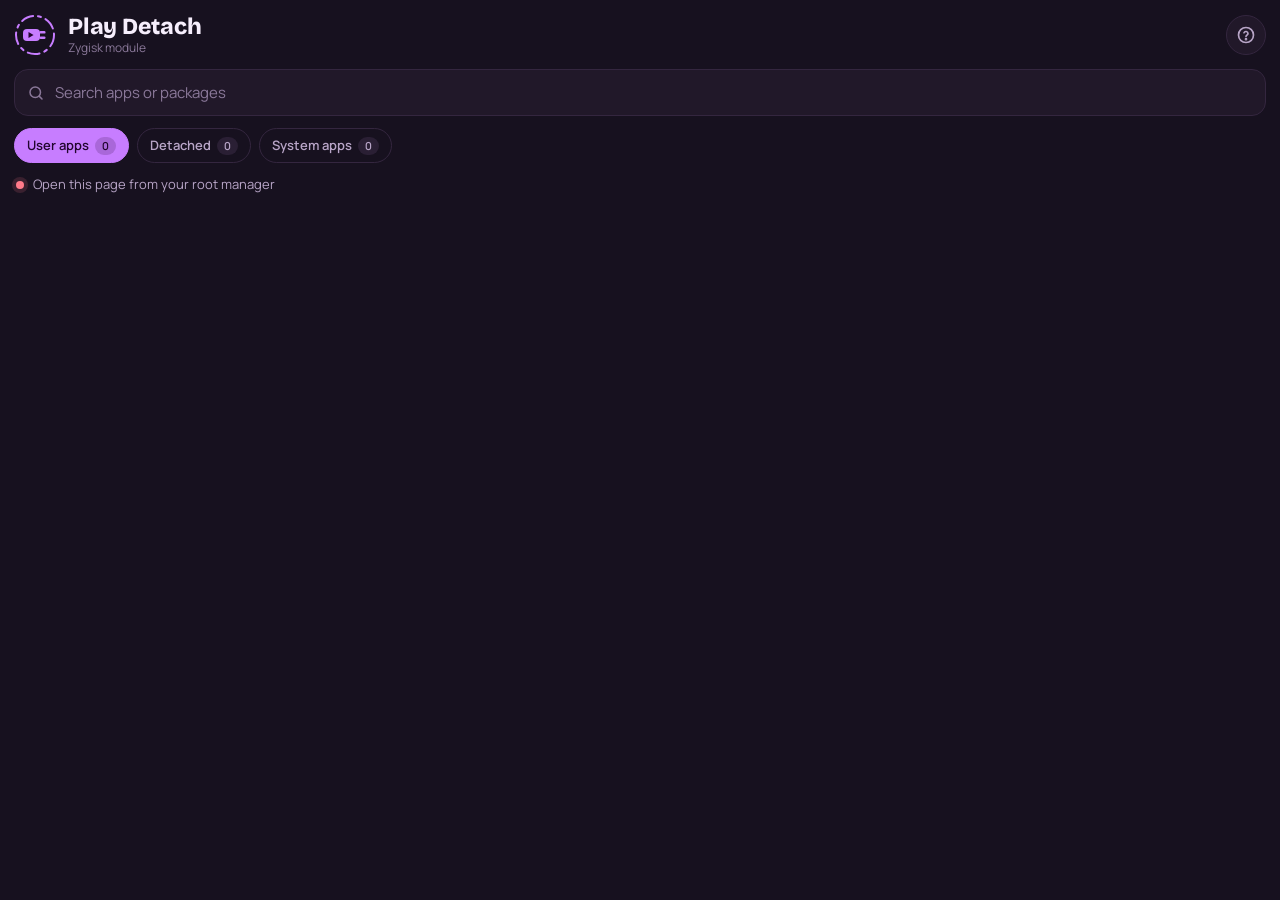
<file: module/webroot/index.html>
<!DOCTYPE html>
<html lang="en">
<head>
  <meta charset="UTF-8">
  <meta name="viewport" content="width=device-width, initial-scale=1.0">
  <title>Play Detach</title>
  <link rel="stylesheet" href="style.css">
  <script type="module" src="app.js"></script>
</head>
<body>
  <header class="top">
    <div class="appbar">
      <svg class="logo" viewBox="0 0 42 42" aria-hidden="true">
        <g class="ring">
          <circle cx="21" cy="21" r="19" fill="none" stroke="#c77dff" stroke-width="2" stroke-dasharray="12 5 3 5" stroke-linecap="round"/>
        </g>
        <rect x="9" y="15" width="17" height="12" rx="4" fill="#c77dff"/>
        <rect x="25.5" y="17" width="6" height="2.6" rx="1.2" fill="#c77dff"/>
        <rect x="25.5" y="22.4" width="6" height="2.6" rx="1.2" fill="#c77dff"/>
        <polygon points="14.5,18 14.5,24 19.6,21" fill="#22062f"/>
      </svg>

      <div class="title">
        <h1 id="title">Play Detach</h1>
        <div class="sub" id="version">Zygisk module</div>
      </div>

      <a class="icon-btn" id="help-btn" href="help.html" aria-label="Help">
        <svg viewBox="0 0 24 24" fill="none" stroke="currentColor" stroke-width="2" stroke-linecap="round" stroke-linejoin="round" aria-hidden="true">
          <circle cx="12" cy="12" r="9"/>
          <path d="M9.6 9.3a2.5 2.5 0 0 1 4.8.9c0 1.7-2.4 2.2-2.4 3.6"/>
          <circle cx="12" cy="17" r="0.6" fill="currentColor"/>
        </svg>
      </a>
    </div>

    <label class="search">
      <svg viewBox="0 0 24 24" fill="none" stroke="currentColor" stroke-width="2" stroke-linecap="round" aria-hidden="true">
        <circle cx="11" cy="11" r="7"/>
        <path d="m20 20-3.5-3.5"/>
      </svg>

      <input
        id="search"
        type="search"
        placeholder="Search apps or packages"
        autocomplete="off"
        spellcheck="false"
        aria-label="Search apps">

      <button
        class="clear"
        id="clear"
        type="button"
        aria-label="Clear search"
        hidden>

        <svg viewBox="0 0 24 24"
             width="18"
             height="18"
             fill="none"
             stroke="currentColor"
             stroke-width="2"
             stroke-linecap="round"
             aria-hidden="true">
          <path d="M6 6l12 12M18 6 6 18"/>
        </svg>
      </button>
    </label>

    <div class="tabs" role="tablist">
      <button class="tab" role="tab" data-tab="user" aria-selected="true">
        <span id="tab-user-text">User apps</span>
        <span class="n" id="n-user">0</span>
      </button>

      <button class="tab" role="tab" data-tab="detached" aria-selected="false">
        <span id="tab-detached-text">Detached</span>
        <span class="n" id="n-detached">0</span>
      </button>

      <button class="tab" role="tab" data-tab="system" aria-selected="false">
        <span id="tab-system-text">System apps</span>
        <span class="n" id="n-system">0</span>
      </button>
    </div>

    <div class="status" id="status" data-state="idle">
      <span class="dot"></span>
      <span class="text" id="status-text">Loading...</span>
    </div>
  </header>

  <main>
    <div class="list" id="list" aria-live="polite">
      <div class="skeleton"></div>
      <div class="skeleton"></div>
      <div class="skeleton"></div>
      <div class="skeleton"></div>
      <div class="skeleton"></div>
    </div>

    <div class="list-foot" id="foot" hidden>
      <button class="text-btn" id="backup" type="button">
        Back up list
      </button>

      <button class="text-btn" id="restore" type="button">
        Restore backup
      </button>

      <button class="text-btn" id="reattach-all" type="button">
        Re-attach all
      </button>
    </div>
  </main>

  <div class="toast" id="toast" role="status"></div>

  <div class="sheet-backdrop" id="picker" hidden>
    <div class="sheet picker"
         role="dialog"
         aria-modal="true"
         aria-labelledby="picker-title">

      <h2 id="picker-title">Save backup</h2>

      <div class="crumbs" id="picker-path"></div>

      <div class="picker-list" id="picker-list"></div>

      <div class="picker-save" id="picker-save">
        <label for="picker-name" id="picker-name-label">
          File name
        </label>

        <input
          id="picker-name"
          type="text"
          spellcheck="false"
          autocomplete="off"
          autocapitalize="off">

        <div class="picker-warn" id="picker-warn" hidden>
          A file with this name is already here and will be replaced.
        </div>
      </div>

      <div class="actions">
        <button class="btn ghost" id="picker-cancel" type="button">
          Cancel
        </button>

        <button class="btn primary" id="picker-ok" type="button">
          Save here
        </button>
      </div>
    </div>
  </div>

  <div class="sheet-backdrop" id="confirm" hidden>
    <div class="sheet"
         role="dialog"
         aria-modal="true"
         aria-labelledby="confirm-title">

      <h2 id="confirm-title">
        Re-attach all apps?
      </h2>

      <p id="confirm-text">
        The Play Store will see every detached app again and offer updates for them.
      </p>

      <div class="actions">
        <button class="btn ghost" id="confirm-no" type="button">
          Cancel
        </button>

        <button class="btn primary" id="confirm-yes" type="button">
          Re-attach all
        </button>
      </div>
    </div>
  </div>
</body>
</html>
</file>
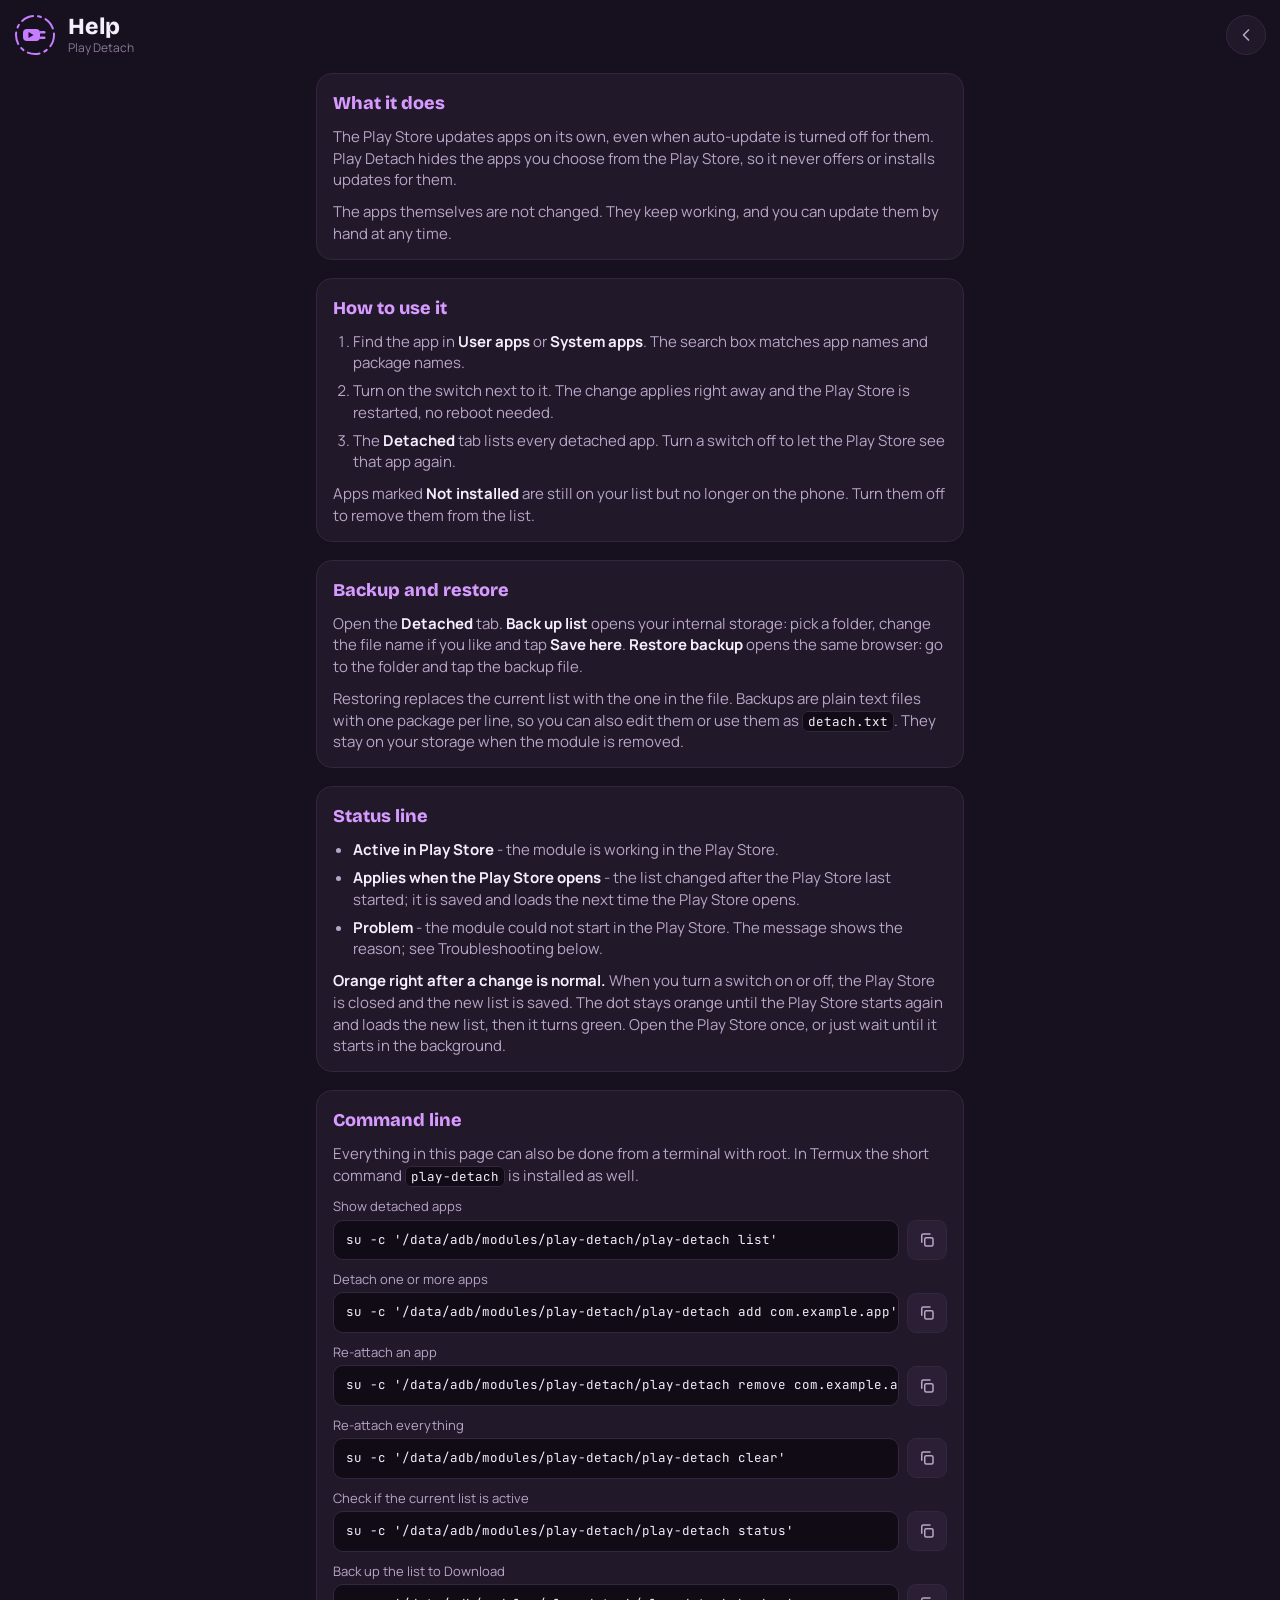
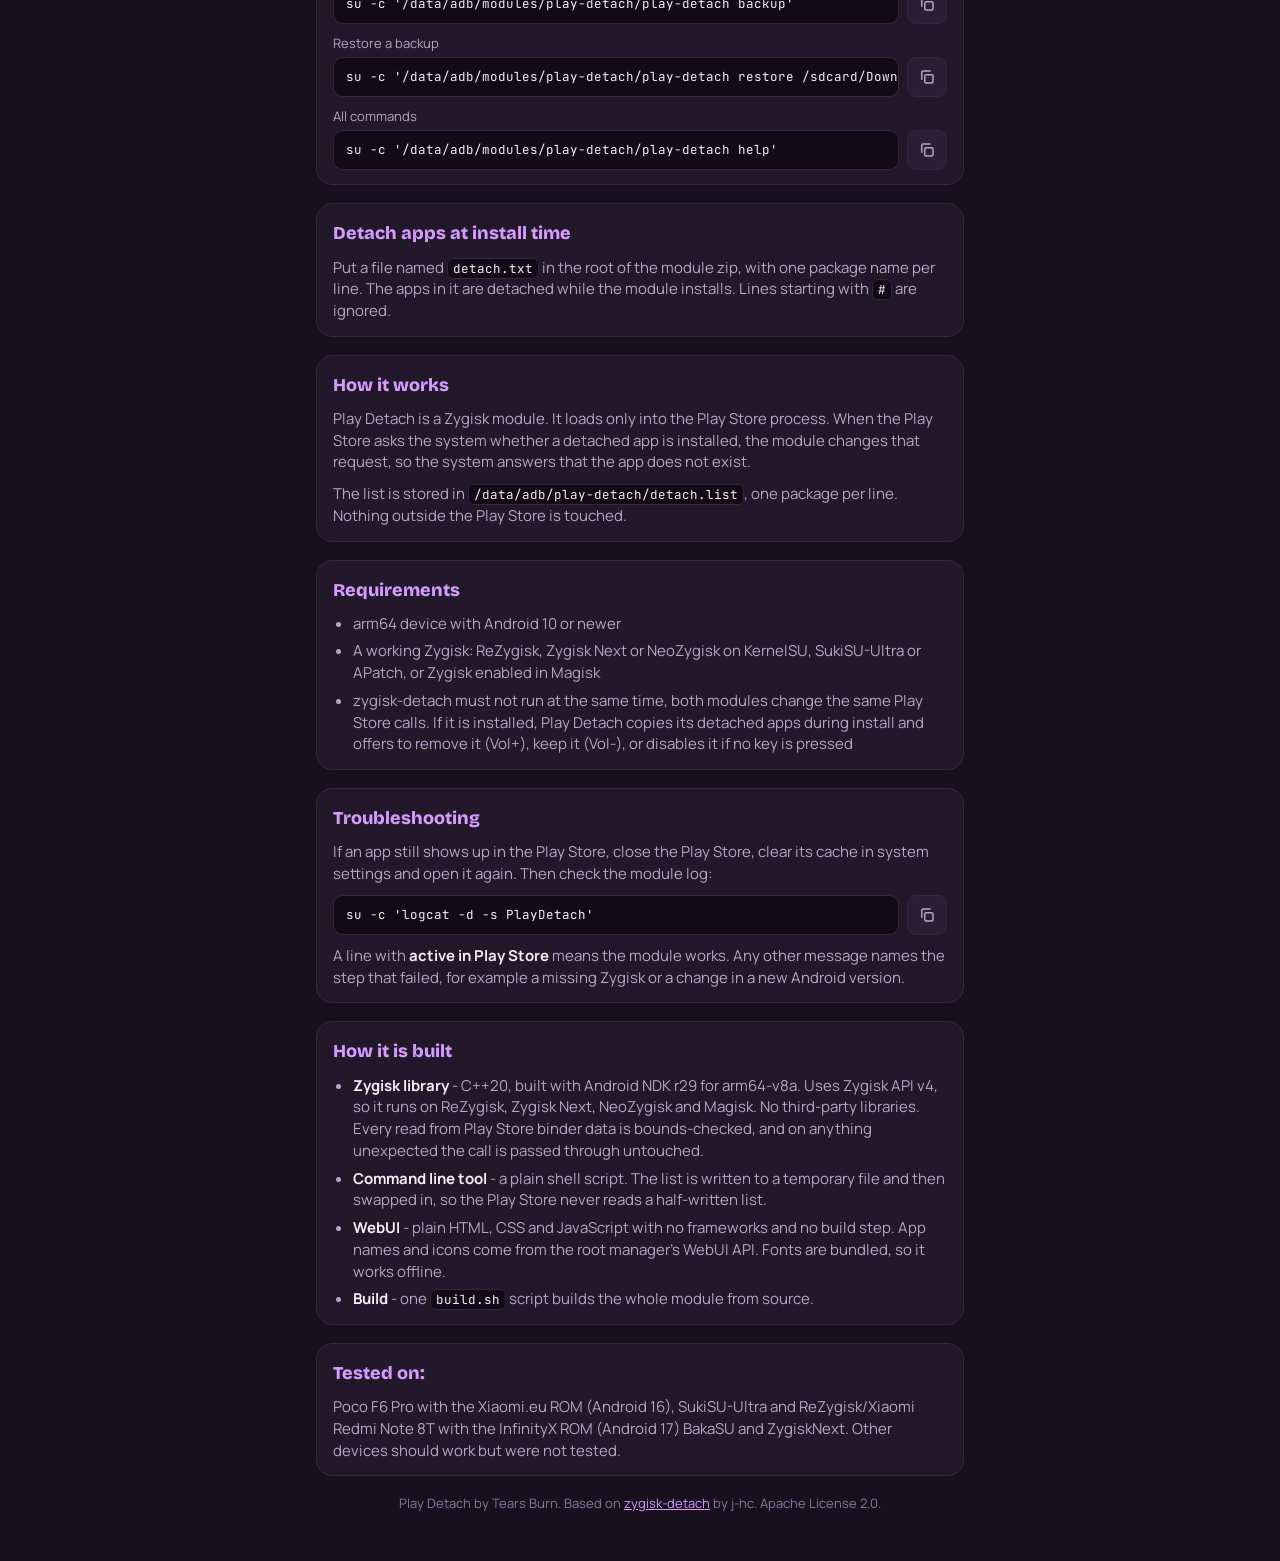
<file: module/webroot/help.html>
<!DOCTYPE html>
<html lang="en">
<head>
  <meta charset="UTF-8">
  <meta name="viewport" content="width=device-width, initial-scale=1.0">
  <title data-i18n="help_page_title">Play Detach - Help</title>
  <link rel="stylesheet" href="style.css">
</head>
<body>
  <header class="top">
    <div class="appbar">
      <svg class="logo" viewBox="0 0 42 42" aria-hidden="true">
        <g class="ring">
          <circle cx="21" cy="21" r="19" fill="none" stroke="#c77dff" stroke-width="2" stroke-dasharray="12 5 3 5" stroke-linecap="round"/>
        </g>
        <rect x="9" y="15" width="17" height="12" rx="4" fill="#c77dff"/>
        <rect x="25.5" y="17" width="6" height="2.6" rx="1.2" fill="#c77dff"/>
        <rect x="25.5" y="22.4" width="6" height="2.6" rx="1.2" fill="#c77dff"/>
        <polygon points="14.5,18 14.5,24 19.6,21" fill="#22062f"/>
      </svg>
      <div class="title">
        <h1 data-i18n="help_title">Help</h1>
        <div class="sub">Play Detach</div>
      </div>
      <a class="icon-btn" id="back" href="index.html" aria-label="Back to apps" data-i18n-aria="back_to_apps">
        <svg viewBox="0 0 24 24" fill="none" stroke="currentColor" stroke-width="2" stroke-linecap="round" stroke-linejoin="round" aria-hidden="true"><path d="M15 18l-6-6 6-6"/></svg>
      </a>
    </div>
  </header>

  <main class="help">
    <section>
      <h2 data-i18n="help_what_it_does_title">What it does</h2>
      <p data-i18n="help_what_it_does_p1">The Play Store updates apps on its own, even when auto-update is turned off for them. Play Detach hides the apps you choose from the Play Store, so it never offers or installs updates for them.</p>
      <p data-i18n="help_what_it_does_p2">The apps themselves are not changed. They keep working, and you can update them by hand at any time.</p>
    </section>

    <section>
      <h2 data-i18n="help_how_to_use_title">How to use it</h2>
      <ol>
        <li data-i18n="help_how_to_use_li1">Find the app in <strong>User apps</strong> or <strong>System apps</strong>. The search box matches app names and package names.</li>
        <li data-i18n="help_how_to_use_li2">Turn on the switch next to it. The change applies right away and the Play Store is restarted, no reboot needed.</li>
        <li data-i18n="help_how_to_use_li3">The <strong>Detached</strong> tab lists every detached app. Turn a switch off to let the Play Store see that app again.</li>
      </ol>
      <p data-i18n="help_how_to_use_p">Apps marked <strong>Not installed</strong> are still on your list but no longer on the phone. Turn them off to remove them from the list.</p>
    </section>

    <section>
      <h2 data-i18n="help_backup_title">Backup and restore</h2>
      <p data-i18n="help_backup_p1">Open the <strong>Detached</strong> tab. <strong>Back up list</strong> opens your internal storage: pick a folder, change the file name if you like and tap <strong>Save here</strong>. <strong>Restore backup</strong> opens the same browser: go to the folder and tap the backup file.</p>
      <p data-i18n="help_backup_p2">Restoring replaces the current list with the one in the file. Backups are plain text files with one package per line, so you can also edit them or use them as <code>detach.txt</code>. They stay on your storage when the module is removed.</p>
    </section>

    <section>
      <h2 data-i18n="help_status_line_title">Status line</h2>
      <ul>
        <li><strong data-i18n="help_status_active">Active in Play Store</strong> - <span data-i18n="help_status_active_desc">the module is working in the Play Store.</span></li>
        <li><strong data-i18n="help_status_applies">Applies when the Play Store opens</strong> - <span data-i18n="help_status_applies_desc">the list changed after the Play Store last started; it is saved and loads the next time the Play Store opens.</span></li>
        <li><strong data-i18n="help_status_problem">Problem</strong> - <span data-i18n="help_status_problem_desc">the module could not start in the Play Store. The message shows the reason; see Troubleshooting below.</span></li>
      </ul>
      <p><strong data-i18n="help_status_orange_note">Orange right after a change is normal.</strong> <span data-i18n="help_status_orange_desc">When you turn a switch on or off, the Play Store is closed and the new list is saved. The dot stays orange until the Play Store starts again and loads the new list, then it turns green. Open the Play Store once, or just wait until it starts in the background.</span></p>
    </section>

    <section>
      <h2 data-i18n="help_cmd_line_title">Command line</h2>
      <p data-i18n="help_cmd_line_p">Everything in this page can also be done from a terminal with root. In Termux the short command <code>play-detach</code> is installed as well.</p>
      <div class="cmds">
        <div class="cmd"><span data-i18n="cmd_show">Show detached apps</span><pre>su -c '/data/adb/modules/play-detach/play-detach list'</pre></div>
        <div class="cmd"><span data-i18n="cmd_add">Detach one or more apps</span><pre>su -c '/data/adb/modules/play-detach/play-detach add com.example.app'</pre></div>
        <div class="cmd"><span data-i18n="cmd_remove">Re-attach an app</span><pre>su -c '/data/adb/modules/play-detach/play-detach remove com.example.app'</pre></div>
        <div class="cmd"><span data-i18n="cmd_clear">Re-attach everything</span><pre>su -c '/data/adb/modules/play-detach/play-detach clear'</pre></div>
        <div class="cmd"><span data-i18n="cmd_status">Check if the current list is active</span><pre>su -c '/data/adb/modules/play-detach/play-detach status'</pre></div>
        <div class="cmd"><span data-i18n="cmd_backup">Back up the list to Download</span><pre>su -c '/data/adb/modules/play-detach/play-detach backup'</pre></div>
        <div class="cmd"><span data-i18n="cmd_restore">Restore a backup</span><pre>su -c '/data/adb/modules/play-detach/play-detach restore /sdcard/Download/play-detach-backup.txt'</pre></div>
        <div class="cmd"><span data-i18n="cmd_help">All commands</span><pre>su -c '/data/adb/modules/play-detach/play-detach help'</pre></div>
      </div>
    </section>

    <section>
      <h2 data-i18n="help_install_time_title">Detach apps at install time</h2>
      <p data-i18n="help_install_time_p">Put a file named <code>detach.txt</code> in the root of the module zip, with one package name per line. The apps in it are detached while the module installs. Lines starting with <code>#</code> are ignored.</p>
    </section>

    <section>
      <h2 data-i18n="help_how_it_works_title">How it works</h2>
      <p data-i18n="help_how_it_works_p1">Play Detach is a Zygisk module. It loads only into the Play Store process. When the Play Store asks the system whether a detached app is installed, the module changes that request, so the system answers that the app does not exist.</p>
      <p data-i18n="help_how_it_works_p2">The list is stored in <code>/data/adb/play-detach/detach.list</code>, one package per line. Nothing outside the Play Store is touched.</p>
    </section>

    <section>
      <h2 data-i18n="help_requirements_title">Requirements</h2>
      <ul>
        <li data-i18n="help_req_1">arm64 device with Android 10 or newer</li>
        <li data-i18n="help_req_2">A working Zygisk: ReZygisk, Zygisk Next or NeoZygisk on KernelSU, SukiSU-Ultra or APatch, or Zygisk enabled in Magisk</li>
        <li data-i18n="help_req_3">zygisk-detach must not run at the same time, both modules change the same Play Store calls. If it is installed, Play Detach copies its detached apps during install and offers to remove it (Vol+), keep it (Vol-), or disables it if no key is pressed</li>
      </ul>
    </section>

    <section>
      <h2 data-i18n="help_troubleshooting_title">Troubleshooting</h2>
      <p data-i18n="help_troubleshooting_p1">If an app still shows up in the Play Store, close the Play Store, clear its cache in system settings and open it again. Then check the module log:</p>
      <pre>su -c 'logcat -d -s PlayDetach'</pre>
      <p data-i18n="help_troubleshooting_p2">A line with <strong>active in Play Store</strong> means the module works. Any other message names the step that failed, for example a missing Zygisk or a change in a new Android version.</p>
    </section>

    <section>
      <h2 data-i18n="help_built_title">How it is built</h2>
      <ul>
        <li><strong data-i18n="help_built_zygisk">Zygisk library</strong> - <span data-i18n="help_built_zygisk_desc">C++20, built with Android NDK r29 for arm64-v8a. Uses Zygisk API v4, so it runs on ReZygisk, Zygisk Next, NeoZygisk and Magisk. No third-party libraries. Every read from Play Store binder data is bounds-checked, and on anything unexpected the call is passed through untouched.</span></li>
        <li><strong data-i18n="help_built_cli">Command line tool</strong> - <span data-i18n="help_built_cli_desc">a plain shell script. The list is written to a temporary file and then swapped in, so the Play Store never reads a half-written list.</span></li>
        <li><strong data-i18n="help_built_webui">WebUI</strong> - <span data-i18n="help_built_webui_desc">plain HTML, CSS and JavaScript with no frameworks and no build step. App names and icons come from the root manager's WebUI API. Fonts are bundled, so it works offline.</span></li>
        <li><strong data-i18n="help_built_build">Build</strong> - <span data-i18n="help_built_build_desc">one <code>build.sh</code> script builds the whole module from source.</span></li>
      </ul>
    </section>

    <section>
      <h2 data-i18n="help_tested_title">Tested on</h2>
      <p data-i18n="help_tested_p">Poco F6 Pro with the Xiaomi.eu ROM (Android 16), SukiSU-Ultra and ReZygisk. Other devices should work but were not tested.</p>
    </section>

    <p class="foot" data-i18n="footer_text">Play Detach by Tears Burn. Based on <a href="https://github.com/j-hc/zygisk-detach">zygisk-detach</a> by j-hc. Apache License 2.0.</p>
  </main>

  <div class="toast" id="toast" role="status"></div>
  <script type="module" src="help.js"></script>
</body>
</html>
</file>
<file: module/webroot/style.css>
/* Play Detach WebUI - Violet Unplug theme */

@font-face {
  font-family: "Bricolage Grotesque";
  font-weight: 800;
  font-display: swap;
  src: url("fonts/bricolage-grotesque-latin-800-normal.woff2") format("woff2");
}
@font-face {
  font-family: "Manrope";
  font-weight: 200 800;
  font-display: swap;
  src: url("fonts/manrope-latin-wght-normal.woff2") format("woff2");
  unicode-range: U+0000-00FF, U+0131, U+0152-0153, U+02BB-02BC, U+02C6, U+02DA, U+02DC, U+0304, U+0308, U+0329,
    U+2000-206F, U+20AC, U+2122, U+2191, U+2193, U+2212, U+2215, U+FEFF, U+FFFD;
}
@font-face {
  font-family: "Manrope";
  font-weight: 200 800;
  font-display: swap;
  src: url("fonts/manrope-cyrillic-wght-normal.woff2") format("woff2");
  unicode-range: U+0301, U+0400-045F, U+0490-0491, U+04B0-04B1, U+2116;
}
@font-face {
  font-family: "JetBrains Mono";
  font-weight: 400;
  font-display: swap;
  src: url("fonts/jetbrains-mono-latin-400-normal.woff2") format("woff2");
}

:root {
  --bg: #17111f;
  --bg-deep: #110b16;
  --card: #211829;
  --card-hi: #2a1f34;
  --line: #34263f;
  --fg: #f6eefc;
  --muted: #b8a5c7;
  --faint: #8a7899;
  --accent: #c77dff;
  --accent-hi: #d79bff;
  --accent-fg: #22062f;
  --accent-soft: rgba(199, 125, 255, 0.15);
  --ok: #6fe3a8;
  --warn: #ffc46b;
  --danger: #ff7a8a;

  --f-display: "Bricolage Grotesque", "Manrope", system-ui, sans-serif;
  --f-body: "Manrope", system-ui, "Roboto", sans-serif;
  --f-mono: "JetBrains Mono", ui-monospace, "Roboto Mono", monospace;

  --radius: 16px;
  color-scheme: dark;
}

* { box-sizing: border-box; }
[hidden] { display: none !important; }
html, body { margin: 0; }
body {
  background: var(--bg);
  color: var(--fg);
  font-family: var(--f-body);
  font-size: 15px;
  line-height: 1.45;
  -webkit-tap-highlight-color: transparent;
  min-height: 100vh;
}
button, input { font: inherit; color: inherit; }
:focus-visible { outline: 2px solid var(--accent); outline-offset: 2px; }

/* ---------- Header ---------- */
.top {
  position: sticky;
  top: 0;
  z-index: 5;
  background: linear-gradient(var(--bg) 85%, transparent);
  padding: 14px 14px 10px;
  display: grid;
  gap: 12px;
}
.appbar { display: flex; align-items: center; gap: 12px; }
.logo { width: 42px; height: 42px; flex: none; }
.logo .ring { transform-origin: 21px 21px; animation: spin 10s linear infinite; }
@keyframes spin { to { transform: rotate(360deg); } }
.title { min-width: 0; }
.title h1 {
  margin: 0;
  font-family: var(--f-display);
  font-weight: 800;
  font-size: 23px;
  letter-spacing: -0.01em;
  line-height: 1.1;
}
.title .sub { font-size: 12px; color: var(--faint); }
.icon-btn {
  margin-left: auto;
  width: 40px;
  height: 40px;
  border-radius: 50%;
  border: 1px solid var(--line);
  background: var(--card);
  display: grid;
  place-items: center;
  color: var(--muted);
  text-decoration: none;
  flex: none;
}
.icon-btn svg { width: 20px; height: 20px; }

.search {
  display: flex;
  align-items: center;
  gap: 10px;
  background: var(--card);
  border: 1px solid var(--line);
  border-radius: 14px;
  padding: 0 12px;
  transition: border-color 0.15s;
}
.search:focus-within { border-color: var(--accent); }
.search svg { width: 18px; height: 18px; color: var(--faint); flex: none; }
.search input {
  flex: 1;
  min-width: 0;
  border: 0;
  background: none;
  outline: none;
  padding: 12px 0;
  font-size: 15px;
}
.search input::placeholder { color: var(--faint); }
.search .clear {
  border: 0;
  background: none;
  color: var(--faint);
  padding: 6px;
  display: grid;
  place-items: center;
}

.tabs { display: flex; gap: 8px; overflow-x: auto; scrollbar-width: none; }
.tabs::-webkit-scrollbar { display: none; }
.tab {
  flex: none;
  border: 1px solid var(--line);
  background: transparent;
  color: var(--muted);
  border-radius: 999px;
  padding: 7px 14px;
  font-size: 13px;
  font-weight: 600;
  display: inline-flex;
  gap: 6px;
  align-items: center;
}
.tab .n {
  font-variant-numeric: tabular-nums;
  font-size: 11px;
  padding: 1px 7px;
  border-radius: 999px;
  background: var(--card-hi);
  color: var(--muted);
}
.tab[aria-selected="true"] { background: var(--accent); border-color: var(--accent); color: var(--accent-fg); }
.tab[aria-selected="true"] .n { background: rgba(34, 6, 47, 0.18); color: var(--accent-fg); }

.status {
  display: flex;
  align-items: center;
  gap: 9px;
  font-size: 13px;
  color: var(--muted);
  padding: 0 2px;
}
.status .dot {
  width: 8px;
  height: 8px;
  border-radius: 50%;
  flex: none;
  background: var(--faint);
}
.status[data-state="ok"] .dot { background: var(--ok); box-shadow: 0 0 0 4px rgba(111, 227, 168, 0.15); }
.status[data-state="idle"] .dot { background: var(--accent); box-shadow: 0 0 0 4px var(--accent-soft); }
.status[data-state="warn"] .dot { background: var(--warn); box-shadow: 0 0 0 4px rgba(255, 196, 107, 0.15); }
.status[data-state="error"] .dot { background: var(--danger); box-shadow: 0 0 0 4px rgba(255, 122, 138, 0.15); }
.status .text { min-width: 0; }

/* ---------- List ---------- */
main { padding: 4px 14px 120px; }
.list { display: grid; gap: 8px; }
.row {
  display: grid;
  grid-template-columns: 44px minmax(0, 1fr) auto;
  align-items: center;
  gap: 12px;
  padding: 10px 12px;
  background: var(--card);
  border: 1px solid var(--line);
  border-radius: var(--radius);
  cursor: pointer;
  transition: border-color 0.2s, background 0.2s;
}
.row.on {
  border-color: rgba(199, 125, 255, 0.7);
  background: linear-gradient(90deg, var(--accent-soft), transparent 75%), var(--card);
}
.ico {
  width: 44px;
  height: 44px;
  border-radius: 12px;
  object-fit: cover;
  display: block;
}
.tile {
  width: 44px;
  height: 44px;
  border-radius: 12px;
  display: grid;
  place-items: center;
  font-family: var(--f-display);
  font-weight: 800;
  font-size: 19px;
  color: #fff;
  text-transform: uppercase;
}
.meta { min-width: 0; }
.name { font-weight: 700; font-size: 15px; overflow: hidden; text-overflow: ellipsis; white-space: nowrap; }
.pkg {
  font-family: var(--f-mono);
  font-size: 11.5px;
  color: var(--faint);
  overflow: hidden;
  text-overflow: ellipsis;
  white-space: nowrap;
}
.badge {
  display: inline-block;
  margin-left: 6px;
  font-family: var(--f-body);
  font-size: 10px;
  font-weight: 700;
  letter-spacing: 0.04em;
  text-transform: uppercase;
  color: var(--warn);
  vertical-align: 1px;
}

/* Switch */
.switch { position: relative; width: 46px; height: 28px; flex: none; }
.switch input { position: absolute; inset: 0; opacity: 0; margin: 0; cursor: pointer; }
.switch .track {
  position: absolute;
  inset: 0;
  border-radius: 999px;
  background: var(--line);
  transition: background 0.2s;
  pointer-events: none;
}
.switch .track::after {
  content: "";
  position: absolute;
  top: 4px;
  left: 4px;
  width: 20px;
  height: 20px;
  border-radius: 50%;
  background: var(--muted);
  transition: transform 0.2s, background 0.2s;
}
.switch input:checked + .track { background: var(--accent); }
.switch input:checked + .track::after { transform: translateX(18px); background: var(--accent-fg); }
.switch input:focus-visible + .track { outline: 2px solid var(--accent-hi); outline-offset: 2px; }

/* Empty / loading states */
.empty {
  text-align: center;
  color: var(--muted);
  padding: 48px 20px;
  display: grid;
  gap: 8px;
  justify-items: center;
}
.empty strong { color: var(--fg); font-size: 16px; }
.empty svg { width: 64px; height: 64px; opacity: 0.8; }
.skeleton {
  height: 66px;
  border-radius: var(--radius);
  background: linear-gradient(90deg, var(--card) 0%, var(--card-hi) 50%, var(--card) 100%);
  background-size: 200% 100%;
  animation: shimmer 1.4s infinite;
}
@keyframes shimmer { to { background-position: -200% 0; } }

.list-foot { display: flex; flex-wrap: wrap; gap: 10px; justify-content: center; padding: 18px 0 0; }
.text-btn:disabled { opacity: 0.45; }
.text-btn {
  border: 1px solid var(--line);
  background: var(--card);
  color: var(--muted);
  border-radius: 12px;
  padding: 10px 16px;
  font-weight: 600;
  font-size: 14px;
}

/* ---------- Toast ---------- */
.toast {
  position: fixed;
  left: 50%;
  bottom: 28px;
  transform: translate(-50%, 20px);
  opacity: 0;
  pointer-events: none;
  background: var(--fg);
  color: var(--bg);
  font-weight: 600;
  font-size: 14px;
  padding: 11px 16px;
  border-radius: 12px;
  max-width: calc(100% - 32px);
  box-shadow: 0 8px 24px rgba(0, 0, 0, 0.35);
  transition: opacity 0.2s, transform 0.2s;
  z-index: 20;
}
.toast.show { opacity: 1; transform: translate(-50%, 0); }
.toast.error { background: var(--danger); color: #2a0008; }

/* ---------- Confirm sheet ---------- */
.sheet-backdrop {
  position: fixed;
  inset: 0;
  background: rgba(8, 4, 12, 0.6);
  display: flex;
  align-items: flex-end;
  justify-content: center;
  z-index: 30;
}
.sheet {
  width: 100%;
  max-width: 520px;
  background: var(--card);
  border: 1px solid var(--line);
  border-radius: 22px 22px 0 0;
  padding: 22px 18px 26px;
  display: grid;
  gap: 14px;
}
.sheet h2 { margin: 0; font-family: var(--f-display); font-weight: 800; font-size: 20px; }
.sheet p { margin: 0; color: var(--muted); }
.sheet .actions { display: flex; gap: 10px; justify-content: flex-end; }
.btn {
  border: 0;
  border-radius: 12px;
  padding: 11px 18px;
  font-weight: 700;
  font-size: 14px;
}
.btn.ghost { background: transparent; color: var(--muted); border: 1px solid var(--line); }
.btn.primary { background: var(--accent); color: var(--accent-fg); }

@media (prefers-reduced-motion: reduce) {
  .logo .ring, .skeleton { animation: none; }
  .row, .switch .track, .switch .track::after, .toast { transition: none; }
}

.search input::-webkit-search-cancel-button { -webkit-appearance: none; appearance: none; }
.tab { padding: 7px 12px; }

/* ---------- Help page ---------- */
.help { padding: 6px 16px 48px; max-width: 680px; margin: 0 auto; display: grid; gap: 18px; }
.help section {
  background: var(--card);
  border: 1px solid var(--line);
  border-radius: var(--radius);
  padding: 16px 16px 14px;
  display: grid;
  gap: 10px;
}
.help h2 { margin: 0; font-family: var(--f-display); font-weight: 800; font-size: 18px; color: var(--accent-hi); }
.help p, .help li { margin: 0; color: var(--muted); }
.help p strong, .help li strong { color: var(--fg); }
.help ul, .help ol { margin: 0; padding-left: 20px; display: grid; gap: 6px; }
.help code {
  font-family: var(--f-mono);
  font-size: 12.5px;
  background: var(--bg-deep);
  border: 1px solid var(--line);
  border-radius: 6px;
  padding: 1px 5px;
  color: var(--fg);
  word-break: break-all;
}
.help pre {
  margin: 0;
  font-family: var(--f-mono);
  font-size: 12.5px;
  background: var(--bg-deep);
  border: 1px solid var(--line);
  border-radius: 10px;
  padding: 10px 12px;
  overflow-x: auto;
  color: var(--fg);
}
.cmds { display: grid; gap: 10px; }
.cmd { display: grid; gap: 4px; }
.cmd span { font-size: 13px; color: var(--muted); }
.help .foot { text-align: center; color: var(--faint); font-size: 13px; }
.help .foot a { color: var(--accent-hi); }

/* Copyable commands */
.help .code { display: flex; align-items: center; gap: 8px; }
.help .code pre { flex: 1; min-width: 0; }
.help .copy {
  flex: none;
  width: 40px;
  height: 40px;
  border-radius: 9px;
  border: 1px solid var(--line);
  background: var(--card-hi);
  color: var(--muted);
  display: grid;
  place-items: center;
  padding: 0;
}
.help .copy svg { width: 18px; height: 18px; }
.help .copy.done { color: var(--ok); border-color: var(--ok); }
.help, .help section, .cmds, .cmd { grid-template-columns: minmax(0, 1fr); }
.help section > *, .cmds > *, .cmd > *, .help .code { min-width: 0; }

/* Live pulse on the status dot while the module is active */
.status[data-state="ok"] .dot { position: relative; box-shadow: none; }
.status[data-state="ok"] .dot::after {
  content: "";
  position: absolute;
  inset: 0;
  border-radius: 50%;
  background: var(--ok);
  animation: pulse 1.8s ease-out infinite;
}
@keyframes pulse {
  0% { transform: scale(1); opacity: 0.7; }
  100% { transform: scale(3.2); opacity: 0; }
}
@media (prefers-reduced-motion: reduce) {
  .status[data-state="ok"] .dot::after { animation: none; }
}

/* ---------- Folder / file picker ---------- */
.sheet.picker {
  max-height: 86vh;
  grid-template-rows: auto auto minmax(0, 1fr) auto auto;
}
.crumbs {
  display: flex;
  flex-wrap: wrap;
  align-items: center;
  gap: 2px 4px;
  font-size: 13px;
  color: var(--faint);
}
.crumbs button {
  border: 0;
  background: none;
  padding: 3px 4px;
  border-radius: 6px;
  color: var(--muted);
  font-size: 13px;
  font-weight: 600;
}
.crumbs button:last-child { color: var(--accent-hi); }
.picker-list {
  min-height: 160px;
  overflow-y: auto;
  display: grid;
  align-content: start;
  gap: 4px;
  border: 1px solid var(--line);
  border-radius: 12px;
  padding: 6px;
  background: var(--bg-deep);
}
.entry {
  display: flex;
  align-items: center;
  gap: 10px;
  width: 100%;
  border: 0;
  background: none;
  text-align: left;
  padding: 9px 10px;
  border-radius: 9px;
  font-size: 14px;
  color: var(--fg);
}
.entry:active { background: var(--card-hi); }
.entry svg { width: 20px; height: 20px; flex: none; color: var(--accent); }
.entry.file svg { color: var(--muted); }
.entry span { min-width: 0; overflow: hidden; text-overflow: ellipsis; white-space: nowrap; }
.picker-empty { color: var(--faint); font-size: 13px; padding: 14px 10px; }
.picker-save { display: grid; gap: 6px; }
.picker-save label { font-size: 12px; color: var(--faint); font-weight: 600; }
.picker-save input {
  border: 1px solid var(--line);
  background: var(--bg-deep);
  border-radius: 10px;
  padding: 10px 12px;
  font-family: var(--f-mono);
  font-size: 13px;
  outline: none;
}
.picker-save input:focus { border-color: var(--accent); }
.picker-warn { font-size: 12px; color: var(--warn); }
</file>
